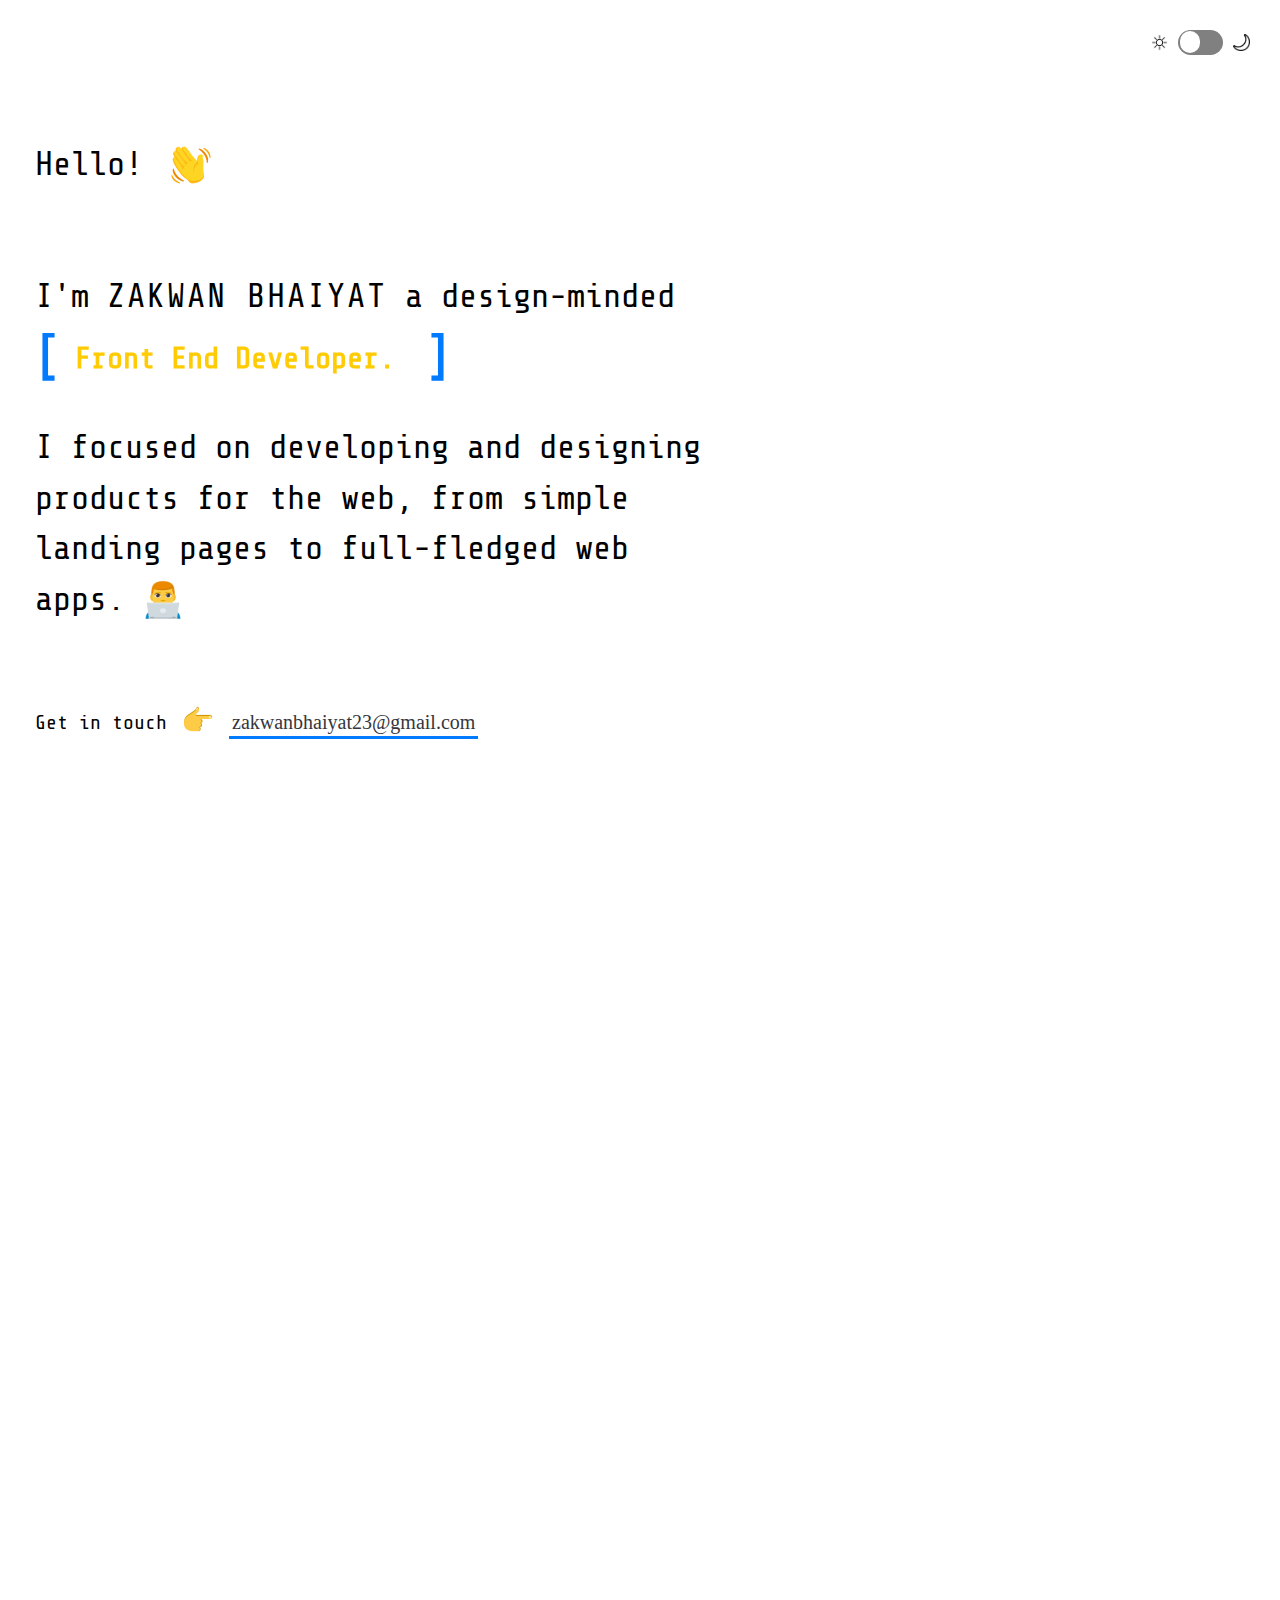
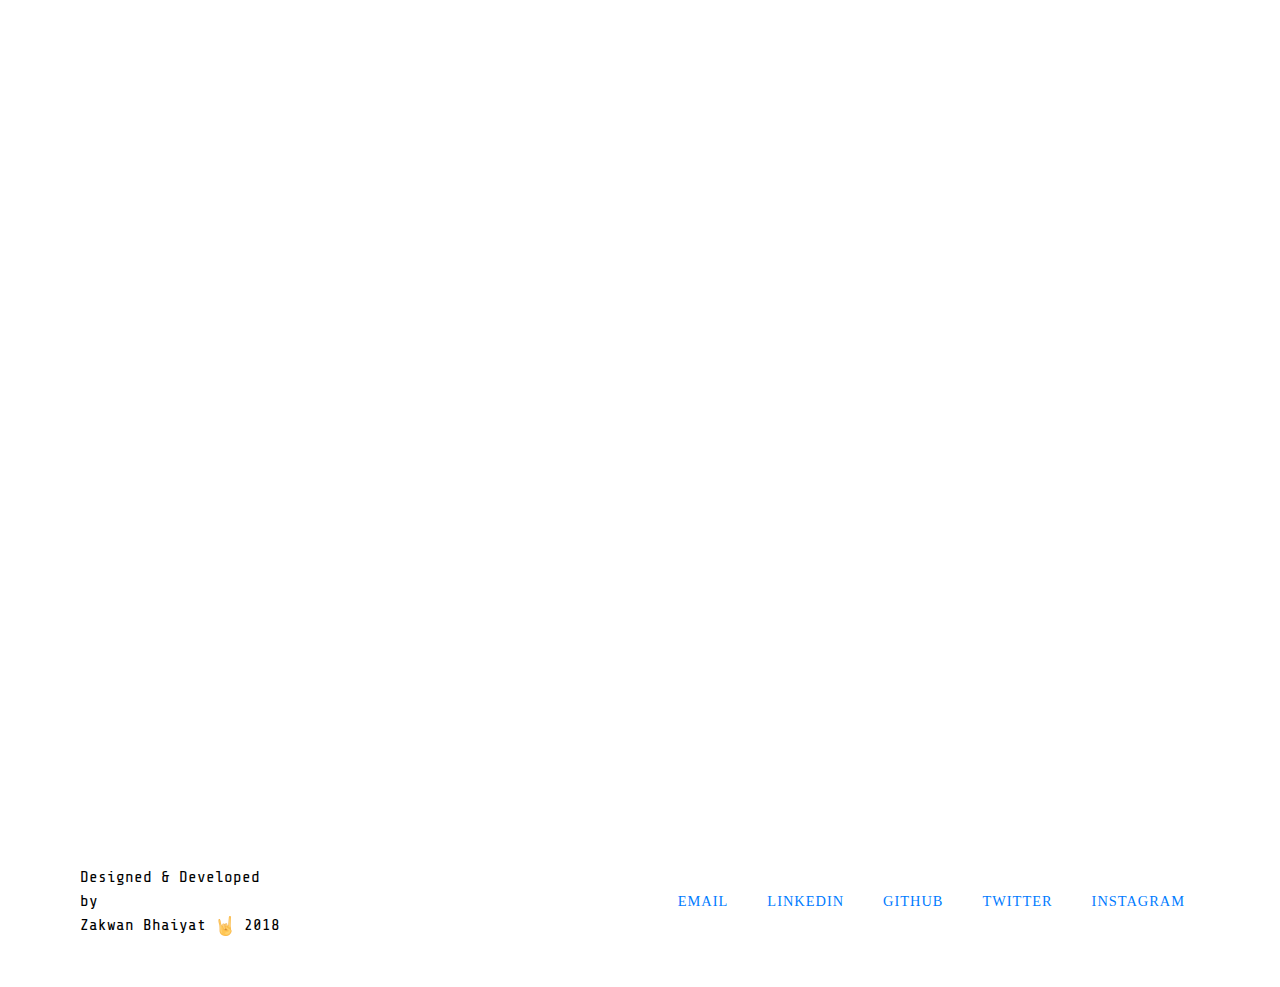
<file: index.html>
<!DOCTYPE html>
<html>
<head>
	<meta charset="UTF-8">
	<meta name="viewport" content="width=device-width, initial-scale=1">
	<meta name="viewport" content="width=device-width, initial-scale=1.0, maximum-scale=1.0, user-scalable=no">
	<title>Zakwan Bhaiyat | Web Developer</title>
	<link rel="icon" type="image/png" href="images/male-technologist.png" hreflang="en-us">
	<link href="https://fonts.googleapis.com/css?family=Share+Tech+Mono" rel="stylesheet">
	<link rel="stylesheet" type="text/css" href="style.css">
	
</head>
<body>


<div id = "site">
	<div class="switch-wrapper"> 
		</a>
		<div class="sun"></div> 
		<div class="toggle-wrapper">
			<input type="checkbox" id="switch"  />
			<label for="switch" id="switch1" >Toggle</label> 
		</div>
		<div class="moon"></div>
	</div>

	<header class="intro">
		<h1 class="intro_hello">
			Hello!
			<span  id="wave" class="emoji wave-hand animated "></span>
		</h1>
		<h2 class="intro_tagline">
			I'm
			<div class="myname">Zakwan Bhaiyat</div>
			 a design-minded <br><br><br>
			<div class="mytext">
				<div class="content">
					<div class=" container">
						<ul class="list">
							<li class="item"> Front End Developer.</li>
							<li class="item">Back End Developer. </li>
							<li class="item">Full Stack Developer. </li>
						</ul>
					</div><br>
				</div>
			</div>
			<span>I focused on  developing and designing products for the web, from simple landing pages to full-fledged web apps.
			<span id="emojiwavehand" class="emoji technologist"></span>
		</h2>
		<h3 class="intro_contact">
			<span>Get in touch</span>
			<span class="emoji pointer"></span>
			<span id="emailme">
				<a href="mailto:zakwanbhaiyat23@gmail.com" target="_blank" class="highlight-link">zakwanbhaiyat23@gmail.com</a>
			</span>
		</h3>
	</header>

	<section class = "section background" >
		<div class="section_title">Background</div>
		<div class="section_content">
			<p>
					I completed my Bachelor's degree in Computer Science stream from
					<a class = "underline-link" href="https://www.siu.edu.in/" target="_blank">
					Symbiosis International University</a> in 2015 .
				  	While earning my degree, I completed a 6 month internship at 
				  	<a class = "underline-link" href="http://www.zweb123.com/" target="_blank">Z Web Solution.</a> 
				  	After graduating I joined 
				  	<a class = "underline-link" href="http://www.sunpharma.com/" target="_blank">SunPharma </a> 
				  	as a Software Engineer. Recently, I completed a full-time web development intensive course from 
				  	<a class = "underline-link" href="https://www.nycda.com//" target="_blank">
				  	The New York Code + Design Academy.</a> Currently, I'm working as a Teacher Assistance in the same academy and spending my time advancing my skills in web-development.  	
			</p>

			<p>
				As a developer, I enjoy bridging the gap between functionality and design. My goal is to always build applications that are scalable and efficient under the hood while providing engaging, pixel-perfect user experiences. In addition, I am highly responsive to client needs and also committed to helping people realize their vision.
			</p>

			<a class="status" href="images/Zakwan__Bhaiyat__Resume.pdf" target="_blank"> 
				<div class="status_light"> 
					<div class="status_light_ring"></div> 
					<div class="status_light_led"></div> 
				</div> 
				<div class="status_message">
					Interested in working together? Reach out!
				</div> 
			</a>
		</div>
	</section>

	<section class="section skills" data-aos="slide-up">
		<div class="section_title">skills</div>
		<div class="section_content">
			<div class="skillz">
				<div class="skillz_category"> 
					<div class="skillz_category_label">
						Languages
					</div>
					<ul>
						 <li class="skillz_category_item">RUBY</li>
						 <li class="skillz_category_item">JAVASCRIPT(ES5)(ES6)</li> 
						 <li class="skillz_category_item">CSS3</li>
						 <li class="skillz_category_item">HTML5</li>
						 <li class="skillz_category_item">JSON</li>
						 <li class="skillz_category_item">AJAX</li>
					</ul> 
				</div>

				<div class="skillz_category"> 
					<div class="skillz_category_label">
						frameworks
					</div>
					<ul>
						<li class="skillz_category_item">RUBY ON RAILS</li>
						<li class="skillz_category_item">SINATRA</li>
						<li class="skillz_category_item">JQUERY</li>
						<li class="skillz_category_item">API</li>
						<li class="skillz_category_item">BOOTSTRAP4</li>
						<li class="skillz_category_item">UJS</li> 
						<li class="skillz_category_item">MATERIALIZE</li>
						<li class="skillz_category_item">UIKIT</li>
					</ul>
				</div>

				<div class="skillz_category"> 
					<div class="skillz_category_label">
						Tools
					</div>
					<ul>
						<li class="skillz_category_item">POSTGRESQL</li>
						<li class="skillz_category_item">SQLITE3</li>
						<li class="skillz_category_item">MYSQL</li>
						<li class="skillz_category_item">GIT & GITHUB</li>
						<li class="skillz_category_item">HEROKU</li>
						<li class="skillz_category_item">WAMP SERVER</li>	
					</ul>
				</div>
			
				<div class="skillz_category"> 
					<div class="skillz_category_label">
						Design
					</div>
					<ul>
						<li class="skillz_category_item">SKETCH</li>
						<li class="skillz_category_item">PHOTOSHOP</li>
						<li class="skillz_category_item">TYPOGRAPHY</li>
						<li class="skillz_category_item">USER TESTING</li>
					</ul>
				</div>
			</div>
		</div>
	</section>


	<section class="section experience">
		<div class="section_title">
			Experience
		</div>
		
		<div class="section_content">
			<div class="jobs">
				<div class="job">
					<div class="time-place"> 
						<div class="job_company">
							<a href="https://nycda.com/" target="_blank">New York Code + Design Academy</a>
						</div>
						<div class="job_time">       
							April 2018 – Present 
						</div>
			  		</div>
					<div class="job_position">
						Teacher Assistant
					</div>
				</div>
				
				<div class="job">
					<div class="time-place"> 
						<div class="job_company">
							<a href="http://www.sunpharma.com/" target="_blank">Sun Pharmaceutical Ind Ltd</a>
						</div>
						<div class="job_time">       
							June 2016 – January 2017 
						</div>
			  		</div>
					<div class="job_position">
						Software Engineer
					</div>
				</div>

				<div class="job">
					<div class="time-place"> 
						<div class="job_company">
							<a href="http://www.zweb123.com/" target="_blank">Z Web Solution</a>
						</div>
						<div class="job_time">       
							January 2014 - June 2014
						</div>
					</div>
					<div class="job_position">
						Full Time Web Developer Internship
					</div>
				</div>
			</div>
			<a href="images/Zakwan__Bhaiyat__Resume.pdf" target="_blank" class="arrow-link">View My Resume</a>
		</div>
	</section>
	
	<section class="section featured-projects"> 
		<div class="section_title">Recent Projects</div> 
			<div class="section_content"> 
				<div class="project salzakshipment">
					<figure class="project_pic"> 
						<a href="https://letscodee.herokuapp.com" target="_blank">
							<img src="images/letscodee.png" alt="">
						</a> 
					</figure> 
				</div><br>
				<details>
					<summary> Let's Code </summary>
					<div class="project_name">
							<a href="https://letscodee.herokuapp.com" target="_blank">  </a>
					</div>
					<div class = "featured-projects-content"> 
						<p>Designed a ​Ruby on Rails​ chat application to find people with different skills from around the world</p>
						<p>Implemented Rails Action Cable feature for chatroom</p>
						<p>Executed Active Storage to store images directly in database</p>
						<p>Work with redis add-on, Amazon bucket S3 and AWS IAM</p>
						<p>Used Bootstrap front-end framework for mobile responsive layout by high design standards</p>
					</div>
					<div class="project_used">
							<span class="project_used_item">RUBY ON RAILS</span>
							<span class="project_used_item">COFFEE SCRIPT</span>
							<span class="project_used_item">CSS3</span>
							<span class="project_used_item">HTML5</span>
							<span class="project_used_item">BOOTSTAP 4</span>  
							<span class="project_used_item">POSTGRES</span>
							<span class="project_used_item">HEROKU</span>
					</div> 
					<div class="project_links"> 
							<a href="https://github.com/zakwan93/letstalk" target="_blank">
								<img src="images/github.svg" alt="github">
							</a>
							<a href="https://letscodee.herokuapp.com/users/sign_in" target="_blank">
								<img src="images/wwwlogo.png" alt="github">
							</a>
					</div>
				</details>
				<br/><br/><br/>
				<div class="project resumegenius">
					<figure class="project_pic"> 
						<a href="https://resumegenius.herokuapp.com" target="_blank">
							<img src="images/resumegenius.png" alt="">
						</a> 
					</figure>
				</div> 

				<details>
					<summary> Resume Genius! </summary>
					<div class="project_name">
						<a href="https://resumegenius.herokuapp.com" target="_blank">  </a>
					</div>
					<div class = "featured-projects-content"> 
						<p>Design and developed Ruby on rails application to generate resume</p>
						<p>Applied foundational elements of Database Management Systems (DBMS) to create the system; designed an ER diagram for the database which was later converted to a relational schema, wrote table definitions in PostgreSQL and wrote some queries</p>
						<p>Incorporated agile methodologies and proper work flows to continuously deliver and deploy to the staging and production environment. Integrated tools like Git and Heroku</p>
						<p>Implemented wicked_pdf and wkhtmltopdf-binary gem for auto-generation of PDF file</p>
						<p>Used UIkit front-end framework for good typography, color scheme, and layout of the application by modern design standards</p>
					</div>
					<div class="project_used">
						<span class="project_used_item">RUBY ON RAILS</span>
						<span class="project_used_item">JQUERY</span>
						<span class="project_used_item">CSS3</span>
						<span class="project_used_item">HTML5</span>
						<span class="project_used_item">Uikit</span> 
						<span class="project_used_item">POSTGRES</span>
						<span class="project_used_item">HEROKU</span>
					</div> 
					<div class="project_links"> 
						<a href="https://github.com/zakwan93/resume-builder" target="_blank">
							<img src="images/github.svg" alt="github">
						</a>
						<a href="https://resumegenius.herokuapp.com/users/sign_in" target="_blank">
							<img src="images/wwwlogo.png" alt="github">
						</a>
					</div>
				</details>
			</div>
	</section>

	<section class="section other-projects">
		<div class="section_title">Other Projects</div>
			<div class="section_content">
				<details>
					<summary>SalZak Shipment Service</summary> 
					<div class="project"> 
						<p>Design a Ruby on rails application for shippers to help them organize all of the ships in their fleet, with a user login system.</p>
						<p>Implemented various design concepts to best incorporate object oriented programming. </p>
						<p>Implemented Paperclip gem for upload a picture.</p>
						<p>Used Bootstrap front-end framework for mobile responsive layout by high design standards. </p>
						<div class="project_used">
							<span class="project_used_item">RAILS</span>
							<span class="project_used_item">RUBY</span>
							<span class="project_used_item">BOOTSTAP</span>  
							<span class="project_used_item">POSTGRES</span>
							<span class="project_used_item">CSS</span>
							<span class="project_used_item">HTML</span> 
						</div> 
						<div class="project_links"> 
							<a href="https://github.com/skhoule/nycda-shipped-app" target="_blank">
								<img src="images/github.svg" alt="github">
							</a>
							<a href=https://sal-zakshipment.herokuapp.com/ target="_blank">
								<img src="images/wwwlogo.png" alt="github">
							</a>
						</div>
					</div>
				</details>

				<details>
					<summary>Sinatra Blogging Application</summary>
					<div class="project"> 
						<p>Built an app that allow authenticate user to post their own blog. </p>
						<p>User can SignUp, SignIn, Sign out, Edit and Delete their account. </p>
						<p>User can see a profile page with all of their account details and micro-blog posts to date.</p>
						<p>See a page with the 10 most recent posts (the “feed”). </p>
						<div class="project_used"> 
							<span class="project_used_item">RUBY</span>
							<span class="project_used_item">SINATRA</span>
							<span class="project_used_item">JAVASCRIPT</span>  
							<span class="project_used_item">SQLITE3</span>
							<span class="project_used_item">CSS</span>
							<span class="project_used_item">HTML</span> 
						</div> 
						<div class="project_links"> 
							<a href="https://github.com/zakwan93/mini-blog-app" target="_blank">
								<img src="images/github.svg" alt="github">
							</a>
							<a href="https://creatyourownblog.herokuapp.com/" target="_blank">
								<img src="images/wwwlogo.png" alt="github">
							</a>
						</div>
					</div>
				</details>

				<details>
					<summary>Tic Tac Toe Game</summary>
					<div class="project"> 
						<p>Two players playable tic-tac-toe game.</p>
						<p>Allowing user to choose who becomes O or X.</p>
						<p>Winner announcement and a choice to play again or quit.</p>
						<p>Randomly choosing who starts the game first.</p>
						<div class="project_used"> 
							<span class="project_used_item">JAVASCRIPT</span>  
							<span class="project_used_item">CSS</span>
							<span class="project_used_item">HTML</span> 
						</div>
						<div class="project_links"> 
							<a href="https://github.com/zakwan93/tictactoe" target="_blank">
								<img src="images/github.svg" alt="github">
							</a>
							<a href="https://zakwan93.github.io/tictactoe/" target="_blank">
								<img src="images/wwwlogo.png" alt="github">
							</a>
						</div>  
					</div>
				</details>

				<details>
					<summary>MusicBand.IO</summary> 
					<div class="project"> 
						<p>Build a Rails application for Musician to help them organize all of the music events and keep track of it.</p>
						<p>Set the relationship for each model. </p>
						<p>The application allowed user to do it’s most basic CRUD function.</p>
						<p>Provide a different Validation for each field. </p>
						<p>Use Bootstrap framework for design.</p>
						<div class="project_used">
							<span class="project_used_item">RAILS</span>
							<span class="project_used_item">RUBY</span>
							<span class="project_used_item">BOOTSTAP</span>  
							<span class="project_used_item">POSTGRES</span>
							<span class="project_used_item">CSS</span>
							<span class="project_used_item">HTML</span> 
						</div> 
						<div class="project_links"> 
							<a href="https://github.com/zakwan93/band" target="_blank">
								<img src="images/github.svg" alt="github">
							</a>
						</div>
					</div>
				</details>

				<details>
					<summary>HappyHours</summary>
					<div class="project"> 
						<p>Design a Rails application which keep track of current active attendee for happy hours.</p>
						<p>User can Add new attendee plus Update the active attendee details. </p>
						<p>When any active attendee leave the house user can easily Remove from happy hours active record track.</p>
						<div class="project_used">
							<span class="project_used_item">RUBY</span>
							<span class="project_used_item">SINATRA</span>  
							<span class="project_used_item">SQLITE3</span>
							<span class="project_used_item">CSS</span>
							<span class="project_used_item">HTML</span> 
						</div>
						<div class="project_links"> 
							<a href="https://github.com/zakwan93/HappyHours" target="_blank">
								<img src="images/github.svg" alt="github">
							</a>
						</div> 
					</div>
				</details>

				<details>
					<summary>Movie Showcase App</summary>
					<div class="project"> 
						<p>Built an app that helps users to search any Movie by  Name and it will retrieve  Movie Title, Released Year,Movie Rated and Movie Poster. </p>
						<p>Used OMDB API. </p>
						<div class="project_used"> 
							<span class="project_used_item">JSON</span>
							<span class="project_used_item">JAVASCRIPT</span>  
							<span class="project_used_item">CSS</span>
							<span class="project_used_item">HTML</span> 
						</div> 
					</div>
				</details>

				<details>
					<summary>PayTooth App</summary>
					<div class="project"> 
						<p>Proposed a new idea where money can be transferred easily in absence or  low range of cellular  network. </p>
						<p>Designed and Developed application for PayTooth. </p>
						<p>Analyzed survey data on mobile payment gateways dataset in india to ensure the product launching strategy and
						market intelligence.</p>
						<p>Contributed in ensuring all implementations consistent with Software Development Life-cycle (SDLC) standard. </p>
						<p> Involved in understanding of data transformation. </p>
						<div class="project_used"> 
							<span class="project_used_item">R</span>
							<span class="project_used_item">ETL Processing</span>  
							<span class="project_used_item">SQL</span>
							<span class="project_used_item">MS ACCESS</span>
							<span class="project_used_item">MS EXCEL</span> 
						</div> 
					</div>
				</details>

				<details>
					<summary>Web Portal</summary>
					<div class="project"> 
						<p>Developed a web portal which include module like Category(Navigation) Manager, News Update, Notice for portal, Photo Gallery, Banner for business and Contain management system.</p> 
						<div class="project_used"> 
							<span class="project_used_item">PHP</span> 
							<span class="project_used_item">JAVASCRIPT</span>
							<span class="project_used_item">CSS</span>
							<span class="project_used_item">HTML</span> 
						</div> 
					</div>
				</details>
			</div>
	</section>

	<footer class="footer">
	 	<div class="footer_copyright"> 
	 		<div class="top"> 
	 			<span>
	 				Designed &amp; Developed by
				</span>
			</div> 
			<div class="bottom"> 
				<span>
					Zakwan Bhaiyat
				</span> 
				<img class="emoji" src="images/rockon.png" alt="emoji"> 
				<span>
					2018
				</span>
			</div> 
		</div> 
		<div class="footer_links"> 
			<a href="mailto:zakwan_bhaiyat@yahoo.com" target="_blank" title="email"> 
				<span class="text">
					email
				</span> 
				<img src="images/email.svg" alt="email">
			</a>
			<a href="https://www.linkedin.com/in/zakwan-bhaiyat-493999b4" target="_blank" title="linkedin"> 
				<span class="text">
					linkedin
				</span>
				<img src="images/linkedin.svg" alt="linkedin">
			</a>
			<a href="https://github.com/zakwan93" target="_blank" title="github"> 
				<span class="text">
					github
				</span>
				<img src="images/github.svg" alt="github">
			</a> 	
			<a href="https://twitter.com/zakwan1993" target="_blank" title="twitter"> 
				<span class="text">
					twitter
				</span>
				<img src="images/twitter.svg" alt="twitter">
			</a> 
			<a href="https://www.instagram.com/zakwan.bhaiyat/"" target="_blank" title="instagram"> 
				<span class="text">
					instagram
				</span> 
				<img src="images/instagram.svg" alt="instagram">
			</a>

		</div>
 	</footer>
	<button id="top-button" style="display: inline-block;"> 
		<img src="images/finger-up-emoji-clipart-21.png" alt=""> 
	</button>

<script type="text/javascript" src="https://ajax.googleapis.com/ajax/libs/jquery/1.11.0/jquery.min.js"></script>
<script type="text/javascript" src="main.js"></script>
</body>
</html>
</file>
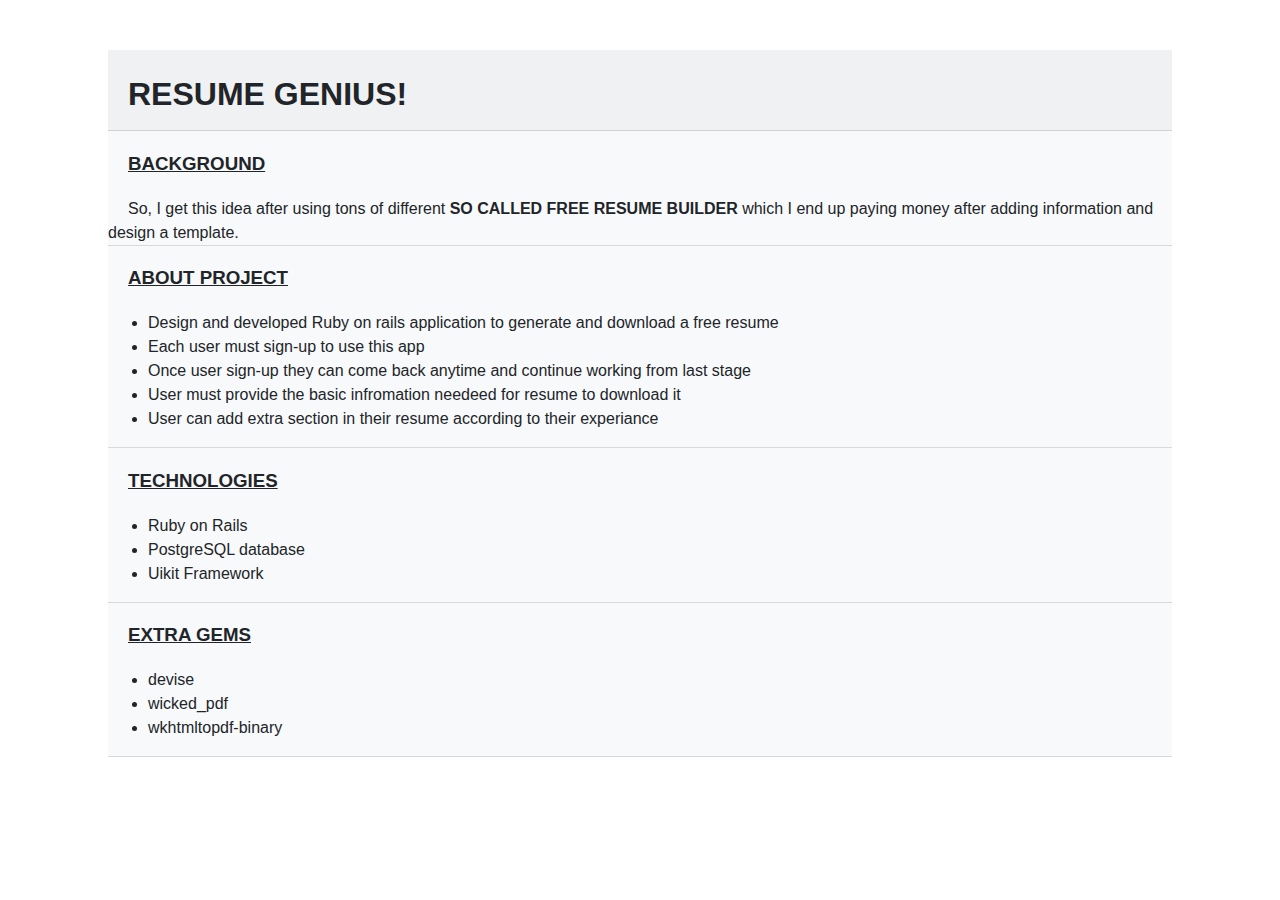
<file: resumegenius.html>
<!DOCTYPE html>
<html>
<head>
	<meta charset="UTF-8">
	<meta name="viewport" content="width=device-width, initial-scale=1">
	<meta name="viewport" content="width=device-width, initial-scale=1.0, maximum-scale=1.0, user-scalable=no">
	<title>Resume Genius!</title>
	<link rel="icon" type="image/png" href="male-technologist.png" hreflang="en-us">
	
	<style type="text/css">
		body{
			background-color: white;
			color: #212529;
			font-family: Apercu,Source Sans Pro,Helvetica,Arial,sans-serif;
            line-height: 1.5;
		}
		.main_body{
			margin: 50px 100px;
			background-color: #f8f9fa;
		}
		.main_container{
			height: 80px;
			border-bottom: 1px solid rgba(0,0,0,.125);
			background-color: rgba(0,0,0,.03);
		}
		.about_project{
			background-color: #f8f9fa;
			border-bottom: 1px solid rgba(0,0,0,.125);
		}
		h1{
			text-transform: uppercase;
			padding: 20px;
		}
		h3{
			padding: 0px 0px 0px 20px;
			
		}
		span{
			padding: 20px;
		}

	</style>
</head>
<body>
	<div class="main_body">
		<div class = "main_container">
			<div class = "project_heading">
				<h1> Resume Genius! </h1>
			</div>
		</div>
		<div class="about_project">
			<strong>
				<h3>
					<u>BACKGROUND</u>
				</h3>
			</strong>
			<span>
				So, I get this idea after using tons of different 
					<strong>SO CALLED FREE RESUME BUILDER </strong> 
				which I end up paying money after adding information and design a template.
			</span>
		</div>
		<div class="about_project">
			<strong>
				<h3>
					<u>ABOUT PROJECT</u>
				</h3>
			</strong>
			<ul>
				<li>Design and developed Ruby on rails application to generate and download a free resume </li>
				<li>Each user must sign-up to use this app</li>
				<li>Once user sign-up they can come back anytime and continue working from last stage</li>
				<li>User must provide the basic infromation needeed for resume to download it</li>
				<li>User can add extra section in their resume according to their experiance </li>
			</ul>
		</div>
		<div class="about_project">
			<strong>
				<h3>
					<u>TECHNOLOGIES</u>
				</h3>
			</strong>
			<ul>
				<li>Ruby on Rails</li>
				<li>PostgreSQL database </li>
				<li>Uikit Framework </li>
			</ul>
		</div>
		<div class="about_project">
			<strong>
				<h3>
					<u>EXTRA GEMS</u>
				</h3>
			</strong>
			<ul>
				<li>devise</li>
				<li>wicked_pdf </li>
				<li>wkhtmltopdf-binary </li>
			</ul>
		</div>
	</div>

</body>
</html>
</file>
<file: style.css>
body, html {
                margin: 0;
                padding: 0;
                background-color: #fff;*/
                color: #444452;
                /*font-family: Apercu,Source Sans Pro,Helvetica,Arial,sans-serif;*/
                line-height: 1.5;
                scroll-behavior: smooth;
                font-family: 'Share Tech Mono', monospace;
            }

body.night, html.night {
                            background-color: #131417;
                            color: #afafbf;
                            scroll-behavior: smooth;
                        }


h1 {
    display: block;
    font-size: 2em;
    -webkit-margin-before: 0.67em;
    -webkit-margin-after: 0.67em;
    -webkit-margin-start: 0px;
    -webkit-margin-end: 0px;
    font-weight: bold;
}

h2 {
    display: block;
    font-size: 1.2em;
    -webkit-margin-before: 0.83em;
    -webkit-margin-after: 0.83em;
    -webkit-margin-start: 0px;
    -webkit-margin-end: 0px;
    font-weight: bold;
}

h3 {
    display: block;
    font-size: 1.17em;
    -webkit-margin-before: 1em;
    -webkit-margin-after: 1em;
    -webkit-margin-start: 0px;
    -webkit-margin-end: 0px;
    font-weight: bold;
}

body a, html a {
    text-decoration: none;
    font-weight: 900;
    color: #36363c;
    transition: all .25s ease-in-out;
    font-family: Trebuchet MS;
}

body p, html p {
    font-weight: 200;
}

body a:hover{
    text-decoration: underline blue;
}

body .emoji, html .emoji {
    display: inline-block;
    vertical-align: text-top;
    background-size: contain;
    background-repeat: no-repeat;
    background-position: center;
}

section{
    opacity: 0;
    /*word-spacing: 2px;*/
    /*letter-spacing: 1px;*/   
}

section.fadeIn{
    animation: fadeIn 2s forwards;
}

.switch-wrapper{
                    display: -webkit-box;
                    display: -ms-flexbox;
                    display: flex;
                    -webkit-box-pack: center;
                    -ms-flex-pack: center;
                    justify-content: center;
                    -webkit-box-align: center;
                    -ms-flex-align: center;
                    align-items: center;
                    position: fixed;
                    top: 20px;
                    right: 30px;
                }

.switch-wrapper .sun {
                        background: url(images/white_sun_with_rays.png) no-repeat center;
                        background-size: 100%;
                    }

body.night .switch-wrapper .sun , html.night .switch-wrapper .sun {
                        background: url(images/sun-white.svg) no-repeat center;
                        background-size: 100%;
                    }

.switch-wrapper .moon, .switch-wrapper .sun {
                        width: 17px;
                        height: 17px;
                    }

.switch-wrapper .toggle-wrapper {
                        margin: 10px;
                    }

.switch-wrapper .toggle-wrapper #switch {
                        height: 0;
                        width: 0;
                        visibility: hidden;
                        position: absolute;
                    }

.switch-wrapper .toggle-wrapper input[type=checkbox] {
                        height: 0;
                        width: 0;
                        visibility: hidden;
                    }

.switch-wrapper .toggle-wrapper label {
                        cursor: pointer;
                        text-indent: -9999px;
                        width: 45px;
                        height: 25px;
                        background: grey;
                        display: block;
                        border-radius: 100px;
                        position: relative;
                    }

.switch-wrapper .toggle-wrapper label:after {
                        content: '';
                        position: absolute;
                        left: 2px;
                        top :1px;
                        width: 20px;
                        height: 22px;
                        background: #fff;
                        border-radius: 40px;
                        transition: 0.3s;
                    }

.switch-wrapper .toggle-wrapper input:checked + label {
                        background: #bada55;
                    }

.switch-wrapper .toggle-wrapper input:checked + label:after {
                        left: calc(100% - 2px);
                        transform: translateX(-100%);
                    }

.switch-wrapper .toggle-wrapper label:active:after {
                        width: 0px;
                    }

.switch-wrapper .moon {
                        background: url(images/moon.png) no-repeat center;
                        background-size: 100%;
                    }

body.night .switch-wrapper .moon, html.night .switch-wrapper .moon {
                        background: url(images/moon-white.svg) no-repeat center;
                        background-size: 100%;
                    }

.switch-wrapper a, body.night .switch-wrapper a {
    color: #007bff;
    margin: 15px;
}


.txt-rotate {
    color: #FFCB04;
    font-weight: bold;
}

.myname {
      text-transform: uppercase;
      letter-spacing: 2px;
      text-decoration: none;
      text-fill-color: transparent;
      display: inline-block;
      /*background-image: linear-gradient(to right, #30CFD0 0%, #330867 100%);*/
      animation: .8s shake infinite alternate;
}

.name{
    font-weight: bolder;
}

.content {
    position: absolute;
    top: 37%;
    overflow:hidden;
    font-size: 30px;
    line-height: 50px;
    color: #FFCB04;
}
.content .container {
    font-weight: 600;
    overflow: hidden;
    height: 50px;
    padding: 0px 40px;
    width: 100%;
}

.container:before {
      content: '[';
      left: 0;
    }

.container:after {
      content: ']';
      position: absolute;
      right: 0;
    }

.container:after, .container:before {
    position: absolute;
    top: 0px;
    color: #007bff;
    font-size: 50px;
    animation-name: opacity1;
    animation-duration: 2s;
    animation-iteration-count: infinite;
}

.list {
    margin-top: 0px;
    margin-bottom: 60px;
    text-align: left;
    line-height:80px;
    list-style: none;
    animation-name: change;
    animation-duration: 10s;
    animation-iteration-count: infinite;
}

.item {
    line-height: 50px;
    margin-bottom: 0px;
}


.intro {
        padding: 80px 100px;
        height: 75vh;
        display: -webkit-box;
        display: -ms-flexbox;
        display: flex;
        -webkit-box-orient: vertical;
        -webkit-box-direction: normal;
        -ms-flex-direction: column;
        flex-direction: column;
        -ms-flex-pack: distribute;
        justify-content: space-around;
        max-width: 1440px;
        margin: 0 auto;
}   
    

.intro_hello {
    font-weight: 300;   
}

.intro_hello, .intro_tagline {
    font-size: 2.1rem;
}

.intro_hello .wave-hand.animated {
    position: relative;
    animation: wave 2.0s linear;
}

.intro_hello .wave-hand.animated:hover {
    position: relative;
    animation: wave infinite linear;
}

.intro_hello .wave-hand {
    background-image: url(images/waving-hand.png);
    margin-left: 10px;
    cursor: pointer;
    position: relative;
}

.intro_hello .emoji {
    width: 40px;
    height: 40px;
}

.intro_tagline {
    font-weight: 300;
    max-width: 700px;   
}

.intro__tagline .name {
    font-weight: 700;
}

.intro_tagline .technologist {
    background-image: url(images/male-technologist.png);
}

.intro_tagline .emoji {
    width: 40px;
    height: 40px;
}

.intro_contact {
    font-size: 1.25rem;
    font-weight: 100;
}

.intro_contact .emoji.pointer {
    background-image: url(images/right-pointing.png);
    width: 30px;
    height: 30px;
    margin: 0 5px;
    vertical-align: text-bottom;
}

.intro_contact .highlight-link {
    font-weight: 400;
    text-decoration: none;
    display: inline-block;
    padding: 2px 3px;
    transition: all .2s ease-in-out;
    text-decoration: none;
    box-shadow: inset 0 -3px 0 #007bff;
}

.intro_contact .highlight-link:hover {
    box-shadow: inset 0 -33px 0 0 #007bff;
    color: #fff;
}

section {
    position: relative;
}

.status {
    display: -webkit-box;
    display: -ms-flexbox;
    display: flex;
    -webkit-box-align: center;
    -ms-flex-align: center;
    align-items: center;
    font-size: 1.1rem;
    font-family: Inconsolata,monospace;
    margin-top: 70px;
    color: #131417;
}

.status_light {
    width: 30px;
    height: 30px;
    display: -webkit-box;
    display: -ms-flexbox;
    display: flex;
    -webkit-box-pack: center;
    -ms-flex-pack: center;
    justify-content: center;
    -webkit-box-align: center;
    -ms-flex-align: center;
    align-items: center;
}

.status_light_ring {
    position: absolute;
    width: 25px;
    height: 25px;
    -webkit-animation: pulsate 2s ease-out;
    animation: pulsate 2s ease-out;
    -webkit-animation-iteration-count: infinite;
    animation-iteration-count: infinite;
    opacity: 0;
    border: 3px solid #bada55;
    border-radius: 30px;
}

.status_light_led {
    position: absolute;
    width: 13px;
    height: 13px;
    background: #bada55;
    border-radius: 100%;
}

.status_message {
    margin-left: 15px;
}

body .section, html .section {
    display: -webkit-box;
    display: -ms-flexbox;
    display: flex;
    -webkit-box-pack: center;
    -ms-flex-pack: center;
    justify-content: center;
    padding: 100px 170px;
}

body .section_title, html .section_title {
    -ms-flex-negative: 0;
    flex-shrink: 0;
    width: 200px;
    margin-right: 70px;
    color: #007bff;
    text-transform: uppercase;
    text-align: right;
    font-weight: 700;
    letter-spacing: 2px;
}

body .section_content, html .section_content {
    font-weight: 300;
    font-size: 1rem;
    width: 100%;
    max-width: 650px;
}

body .section_content p, html .section_content p {
    margin-top: 0;
    margin-bottom: 25px;
}

body .section_content .underline-link, html .section_content .underline-link {
    position: relative;
    display: inline-block;
}

section .skills{
    visibility: visible;  
    -webkit-transform: translateY(0) scale(1); 
    opacity: 1;
    transform: translateY(0) scale(1); 
    opacity: 1;
    -webkit-transition: -webkit-transform 0.6s cubic-bezier(.694,0,.335,1) 0s, 
    opacity 0.6s cubic-bezier(.694,0,.335,1) 0s; 
    transition: transform 0.6s cubic-bezier(.694,0,.335,1) 0s, 
    opacity 0.6s cubic-bezier(.694,0,.335,1) 0s; 
}

.skills .skillz {
    display: flex;
    justify-content: space-between;
}

.skills .skillz_category_label {
    font-weight: 800;
    color: #36363c;
    text-transform: uppercase;  
}

.skills .skillz_category_item {
    margin: 3px 0;
    font-size: .9rem;
}

.section .featured-projects {
   visibility: visible;  
   -webkit-transform: translateY(0) scale(1); 
   opacity: 1;
   transform: translateY(0) scale(1); 
   opacity: 1;
   -webkit-transition: -webkit-transform 0.6s cubic-bezier(.694,0,.335,1) 0s, 
   opacity 0.6s cubic-bezier(.694,0,.335,1) 0s; 
   transition: transform 0.6s cubic-bezier(.694,0,.335,1) 0s, 
   opacity 0.6s cubic-bezier(.694,0,.335,1) 0s;
}

.experience .jobs {
    margin-bottom: 100px;
}

.experience .job {
    margin-bottom: 25px;
}
.experience .job .time-place {
    display: flex;
    justify-content: space-between;
}

 a.experience .job .job_company {
    font-weight: 500;
}

.experience .job_time {
    font-size: .9rem;
    font-family: Inconsolata,monospace;
}

.experience .job_position {
    font-weight: 300;

}

.experience .arrow-link {
    font-size: 1.25rem;
    font-weight: 500;
}

.experience .arrow-link:after {
    width: 20px;
    height: 20px;
}

.featured-projects .project {
    display: -webkit-box;
    display: -ms-flexbox;
    display: flex;
    margin-bottom: 10px;
    margin-left: -5%;
    width: 125%;
}

.featured-projects .project_pic {
    max-width: 700px;
    overflow: visible;
    margin: 0;
    margin-left: 32px;
}

.featured-projects .project_caption {
    width: 125px;
    -ms-flex-negative: 0;
    flex-shrink: 0;
}

.featured-projects .project_pic img {
    width: 100%;
    max-width: 100%;
    vertical-align: bottom;
}

.featured-projects .project_pic img:hover{
   background-color: blue;
}

.featured-projects .project_name a {
    font-weight: 700;
    margin-bottom: 10px;
}

.featured-projects .project p {
    font-size: .95rem;
    line-height: 1.5;
}

.featured-projects .featured-projects-content p {
    /* font-size: .85rem; */
    line-height: 1.3;
    margin-bottom: 15px;
    font-size: 0.9rem;
}

.featured-projects .project_used_item {
    display: inline-block;
    margin: 3px 3px 3px 0;
    font-family: Inconsolata,monospace;
    font-size: .75rem;
    font-weight: 400;
    padding: 2px 7px;
    border-radius: 3px;
    color: #007bff;
    border: 1px solid #007bff;
    background: 0 0;
}

.project_links img {
    margin-top: 2%;
    width: 6%;
}

details summary::-webkit-details-marker {
  color: #007bff;
}

body .arrow-link, html .arrow-link {
    font-weight: 700;
    display: inline-block;
    transition: all .15s ease-in-out;
    background-color: transparent;
    white-space: nowrap;
}

body .arrow-link:after, html .arrow-link:after {
    position: relative;
    bottom: 2px;
    margin-left: 15px;
    content: "";
    background: url(images/arrow.png) no-repeat center;
    background-size: 100%;
    width: 15px;
    height: 15px;
    display: inline-block;
    vertical-align: middle;
}

body .arrow-link:hover, html .arrow-link:hover {
    transform: translateX(7px);
}
body ul, html ul {
    list-style: none;
    padding: 0;
}

.footer {
    padding: 50px 80px;
    display: flex;
    justify-content: space-between;
    align-items: center;
    /*position: fixed;*/
    top: 730px;
    bottom: 0px;
    left: 0px;right: 0px;
}

.footer_copyright {
    font-weight: 0.700;
    width: 200px;
}

.footer_copyright .emoji{
    width: 20px;
    height: 20px;
}

.footer_links a {
    position: relative;
    display: inline-block;
    color: #007bff!important;
    text-transform: uppercase;
    font-weight: 400;
    margin: 0 15px;
    outline: 0;
}

.footer_links a .text {
    font-size: .9rem;
    display: inline;
    letter-spacing: 1px;
}

.footer_links a:hover {
    text-decoration: underline;
}

.footer_links img {
    display: none;
    width: 22px;
}

body #top-button, html #top-button {
    background: 0 0;
    border: none;
    outline: 0;
    width: 55px;
    position: fixed;
    bottom: 25px;
    right: 10px;
    cursor: pointer;
    display: none;
    scroll-behavior: smooth;   
}

body #top-button img, html #top-button img {
    width: 100%;
    scroll-behavior: smooth;
}

.other-projects .project {
    max-width: 600px;
    margin-bottom: 50px;
}

.other-projects .project_name {
    margin-bottom: 10px;
}

.other-projects .project p {
    font-size: .9rem;
    margin-bottom: 20px;
}

.other-projects .project_used_item:first-of-type {
    margin-left: 0;
}

.other-projects .project_used_item {
    display: inline-block;
    margin: 3px 3px 3px 0;
    font-family: Inconsolata,monospace;
    font-size: .75rem;
    font-weight: 400;
    padding: 2px 7px;
    border-radius: 3px;
    color: #007bff;
    border: 1px solid #007bff;
    background: 0 0;
}

body.night .experience .job_time, body.night .footer_copyright, body.night .intro, body.night .skills .skillz_category_label, body.night .status, body.night a, body.night strong, html.night .experience .job_time, html.night .footer_copyright, html.night .intro, html.night .skills .skillz_ctegory_label, html.night .status, html.night a, html.night strong {
    color: #e7e7e7;
}


/*All Keyframes*/
@keyframes wave{
    0% {transform: rotate(0deg);}
    /*10%{transform: rotate(90deg);}*/
    20% {transform: rotate(90deg);}  
    /*30%{transform: rotate(90deg);}*/
    40% {transform: rotate(15deg);}
    /*50% {transform: rotate(90deg);}*/
    60% {transform: rotate(90deg);}
    /*70%{transform: rotate(90deg);}*/
    80%{transform: rotate(15deg);}
    /*90% {transform: rotate(90deg);}*/
    100% {transform: rotate(0deg);}
}

@-webkit-keyframes wave{
    0% {transform: rotate(0deg);}
    /*10%{transform: rotate(90deg);}*/
    20% {transform: rotate(90deg);}  
    /*30%{transform: rotate(90deg);}*/
    40% {transform: rotate(15deg);}
    /*50% {transform: rotate(90deg);}*/
    60% {transform: rotate(90deg);}
    /*70%{transform: rotate(90deg);}*/
    80%{transform: rotate(15deg);}
    /*90% {transform: rotate(90deg);}*/
    100% {transform: rotate(0deg);}
}


@keyframes pulsate {
      0% {
        transform: scale(0.1, 0.1);
        opacity: 0;
      }
      50% {
        opacity: 1;
      }
      100% {
        transform: scale(1.2, 1.2);
        opacity: 0;
      }
    }


@keyframes fadeIn {
  /* keyframes must have at least two intervals from/to or 0%/100% */
  0% {
    opacity: 0;
  }

  100% {
    opacity: 1;
  }
}

@keyframes shake {
  0% { transform: skewX(-15deg); }
  5% { transform: skewX(15deg); }
  10% { transform: skewX(-15deg); }
  15% { transform: skewX(15deg); }
  20% { transform: skewX(0deg); }
  100% { transform: skewX(0deg); }  
}

@keyframes opacity1 {
  0%, 100% {opacity:0;}
  50% {opacity:1;}
}

@keyframes change {
  0%, 12.66%, 100% {transform:translate3d(0,0,0);}
  16.66%, 29.32% {transform:translate3d(0,-35%,0);}
  33.32%,45.98% {transform:translate3d(0,-68%,0);}
  49.98%,62.64% {transform:translate3d(0,-70%,0);}
  66.64%,79.3% {transform:translate3d(0,-37%,0);}
  83.3%,95.96% {transform:translate3d(0,-0%,0);}
}


/*All Media Queries*/

@media screen and (max-width: 320px)
{
   
    .intro_hello, .intro_tagline {
        font-size: 1.4rem;
    }
    body .intro {
            padding: 130px 45px; 
        }
}


@media screen and (max-width: 425px){
    .switch-wrapper{
            top: 10px;
            right: 20px;
        }
    body .intro{
            padding: 100px 35px;
            line-height: 1.5;
        }

     .intro_hello, .intro_tagline{
        margin-bottom: 5%;
        font-size: 1.75rem;
    }

    body section, html section {
            padding: 80px 55px;

        }
    body .section_content, html .section_content {
        padding-left: 30px;
    }

    .content{
        /*position: absolute;*/
      top: 36%;
      left: 5%;
      font-size: 1.5rem;
    }

    .content .container {
        padding: 0px 30px 0px 30px;
    }

    .experience .job .time-place {
        display: block;
    }

    .experience .job_time {
        font-size: .8rem;
    }

    .footer {
        padding: 50px 30px;
    }

    body #top-button, html #top-button {
        bottom: 15px;
        right: 3px;
    }

    .status_message{
        font-size: 1rem;
    }
}

@media screen and (max-width: 550px){
    .intro {
        padding: 120px 50px;
    }

    .intro_hello, .intro_tagline {
        font-size: 1.55rem;
        margin-bottom: 0%;
    }

     .content {
      top: 41.5%;
      left: 5%;
      font-size: 1.5rem;
    }

    .intro_contact {
        font-size: 1rem;
    }

    .switch-wrapper a, body.night .switch-wrapper a {
        margin: 2px;
        font-size: 8px;
    }

     .intro #downbutton img {
        height: 25px;
        width: 25px;
    }

    .fixed-side-nav {
         margin-top: 50%;
    }

    .skills{
        margin-top: 100px;
    }
}

@media screen and (max-width: 630px)
{
   
    .skills .skillz {
        -ms-flex-wrap: wrap;
        flex-wrap: wrap;
    }

     .skills .skillz_category {
        width: 47%;
        margin-right: 5px;
        margin-bottom: 25px;  
    }

    .background .section_content .status_message {
        margin: auto;
    }
    .footer {
        display: block;
    }

    .footer_copyright {
        width: auto;
        text-align: center;
        margin-bottom: 25px;
    }

    .footer_links {
        display: -webkit-box;
        display: -ms-flexbox;
        display: flex;
        -webkit-box-pack: center;
        -ms-flex-pack: center;
        justify-content: center;
    }
}


@media screen and (max-width: 768px){
    
    body .section, html .section {
        display: block;
    }
    body .section_title, html .section_title {
        text-align: left;
        width: auto;
    }
    body .section_content, html .section_content {
        padding-top: 30px;
        padding-left: 50px;
    }
    .featured-projects .project {
        width: 100%;
        display: block;
        margin-bottom: 30px;
    }
    .featured-projects .project_caption {
        width: 100%;
        margin-top: 25px;
        margin-left: 0;
    }
    .switch-wrapper a, body.night .switch-wrapper a {
        margin: 5px;
        font-size: 8px;
    }
}

@media screen and (max-width: 850px){
   
    .footer_links a .text {
        display: none;
    }
    .footer_links img {
        display: inline-block;
    }
}


@media screen and (max-width: 1024px){
   
    body .section, html .section {
        padding: 50px;
    }
    body .section_title, html .section_title  {
        margin-right: 50px;
    }

    .featured-projects .project {
        width: 105%;
    }
    .footer {
        padding: 50px;
    }
    body #top-button, html #top-button {
        bottom: 20px;
        right: 7px;
        width: 35px;
    }
}


@media screen and (max-width: 1280px){
    body .section, html .section {    
        margin-right: 20px;
        margin-left: 0px;
        padding-left: 20px;
    }
    body .intro {
            padding: 100px 35px;
            line-height: 1.5;
        }
}
</file>
